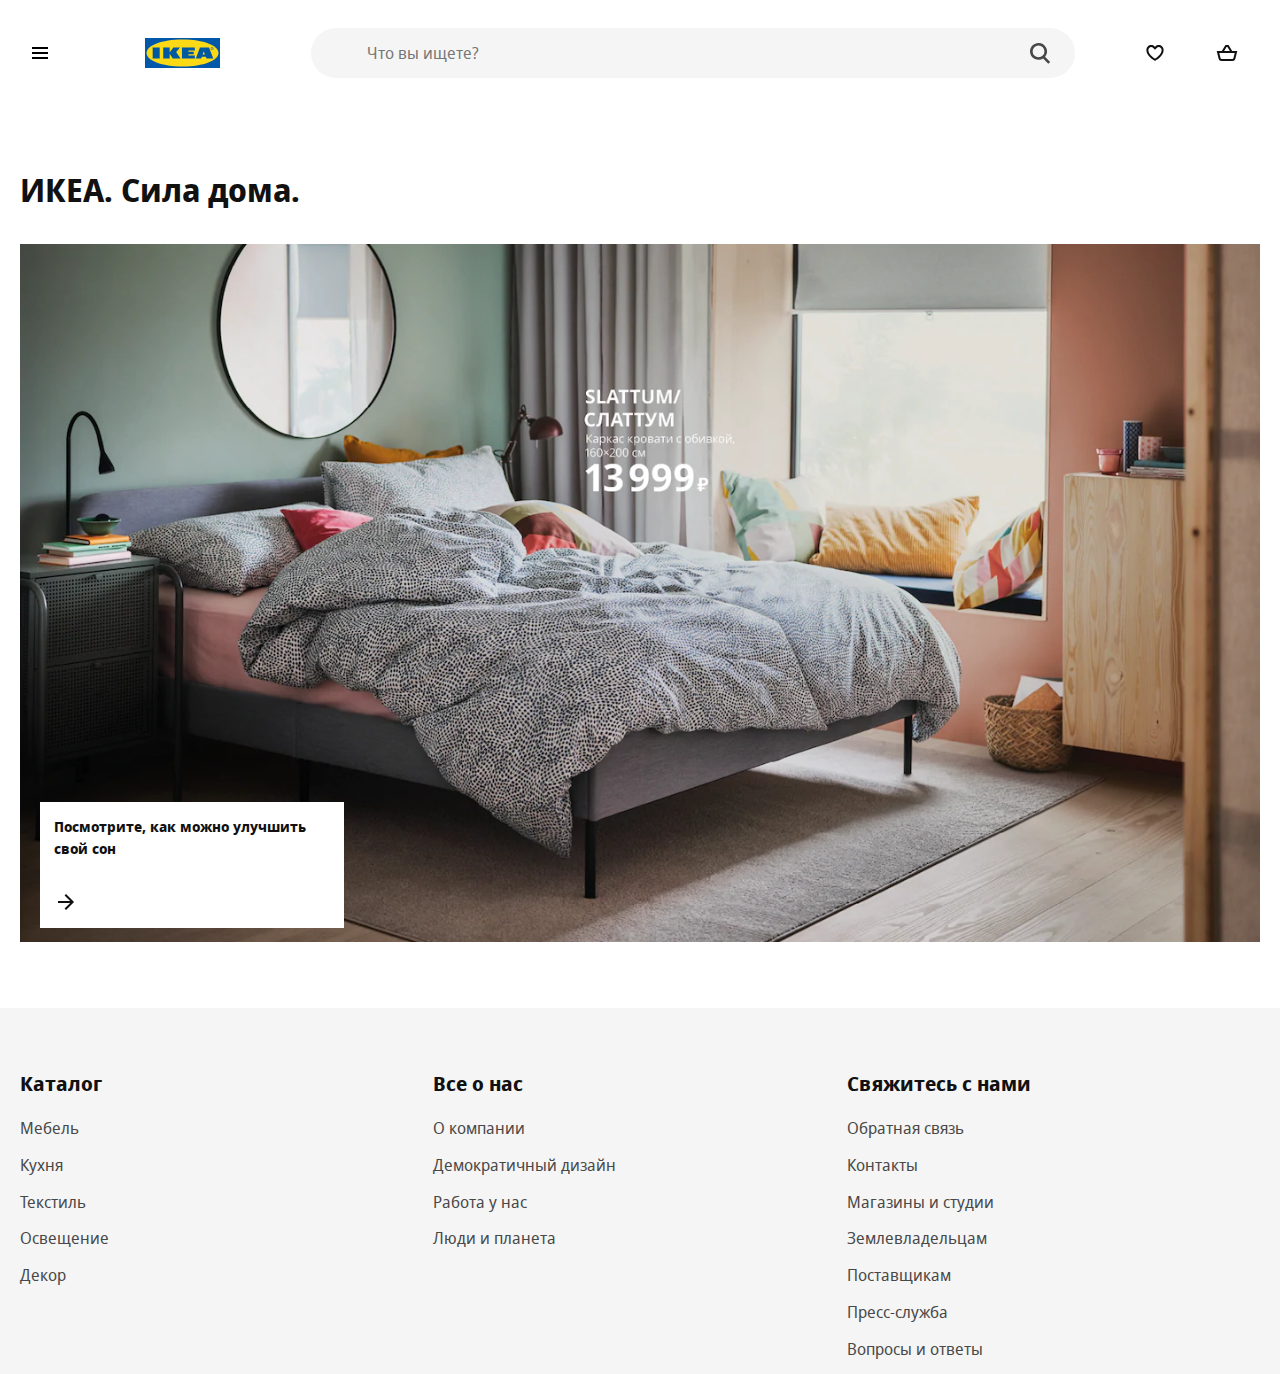
<file: index.html>
<!DOCTYPE html>
<html lang="en">
  <head>
    <meta charset="UTF-8" />
    <meta name="viewport" content="width=device-width, user-scalable=no, initial-scale=1.0, maximum-scale=1.0, minimum-scale=1.0" />
    <meta http-equiv="X-UA-Compatible" content="ie=edge" />
    <link rel="apple-touch-icon" sizes="180x180" href="favicon/apple-touch-icon.png" />
    <link rel="icon" type="image/png" sizes="32x32" href="favicon/favicon-32x32.png" />
    <link rel="icon" type="image/png" sizes="16x16" href="favicon/favicon-16x16.png" />
    <link rel="mask-icon" href="favicon/safari-pinned-tab.svg" color="#0058ab" />
    <meta name="msapplication-TileColor" content="#0058ab" />
    <meta name="theme-color" content="#0058ab" />
    <title>ИКЕА - официальный интернет-магазин мебели - IKEA</title>
    <link rel="stylesheet" href="styles/styles.css" />
    <script src="script/generateheader.js" defer></script>
    <script src="script/generatefooter.js" defer></script>
    <script src="script/generateCatalog.js" defer></script>
    <script src="script/generateSubCatalog.js" defer></script>
    <script src="script/main.js" defer></script>
  </head>
  <body>
    <main>
      <div class="container">
        <h1 class="main-header">ИКЕА. Сила дома.</h1>
        <aside class="offer">
          <a href="card.html#idd059">
            <picture>
              <source srcset="image/b47e07ee97fd5f9bf030d258d462a945.webp" type="image/webp" />
              <img src="image/b47e07ee97fd5f9bf030d258d462a945.jpg" alt="СЛАТТУМ" />
            </picture>
          </a>
          <a class="offer-extra" href="goods.html?subcat=Кровати">
            <p>Посмотрите, как можно улучшить свой сон</p>
            <svg focusable="false" viewBox="0 0 24 24" class="offer-arrow" aria-hidden="true">
              <path
                fill-rule="evenodd"
                clip-rule="evenodd"
                d="M19.2937 12.7074L20.0008 12.0003L19.2938 11.2932L12.0008 3.99927L10.5865 5.41339L16.1727 11.0003H4V13.0003H16.1723L10.5855 18.5868L11.9996 20.0011L19.2937 12.7074Z"
              ></path>
            </svg>
          </a>
        </aside>
      </div>
    </main>
  </body>
</html>
</file>
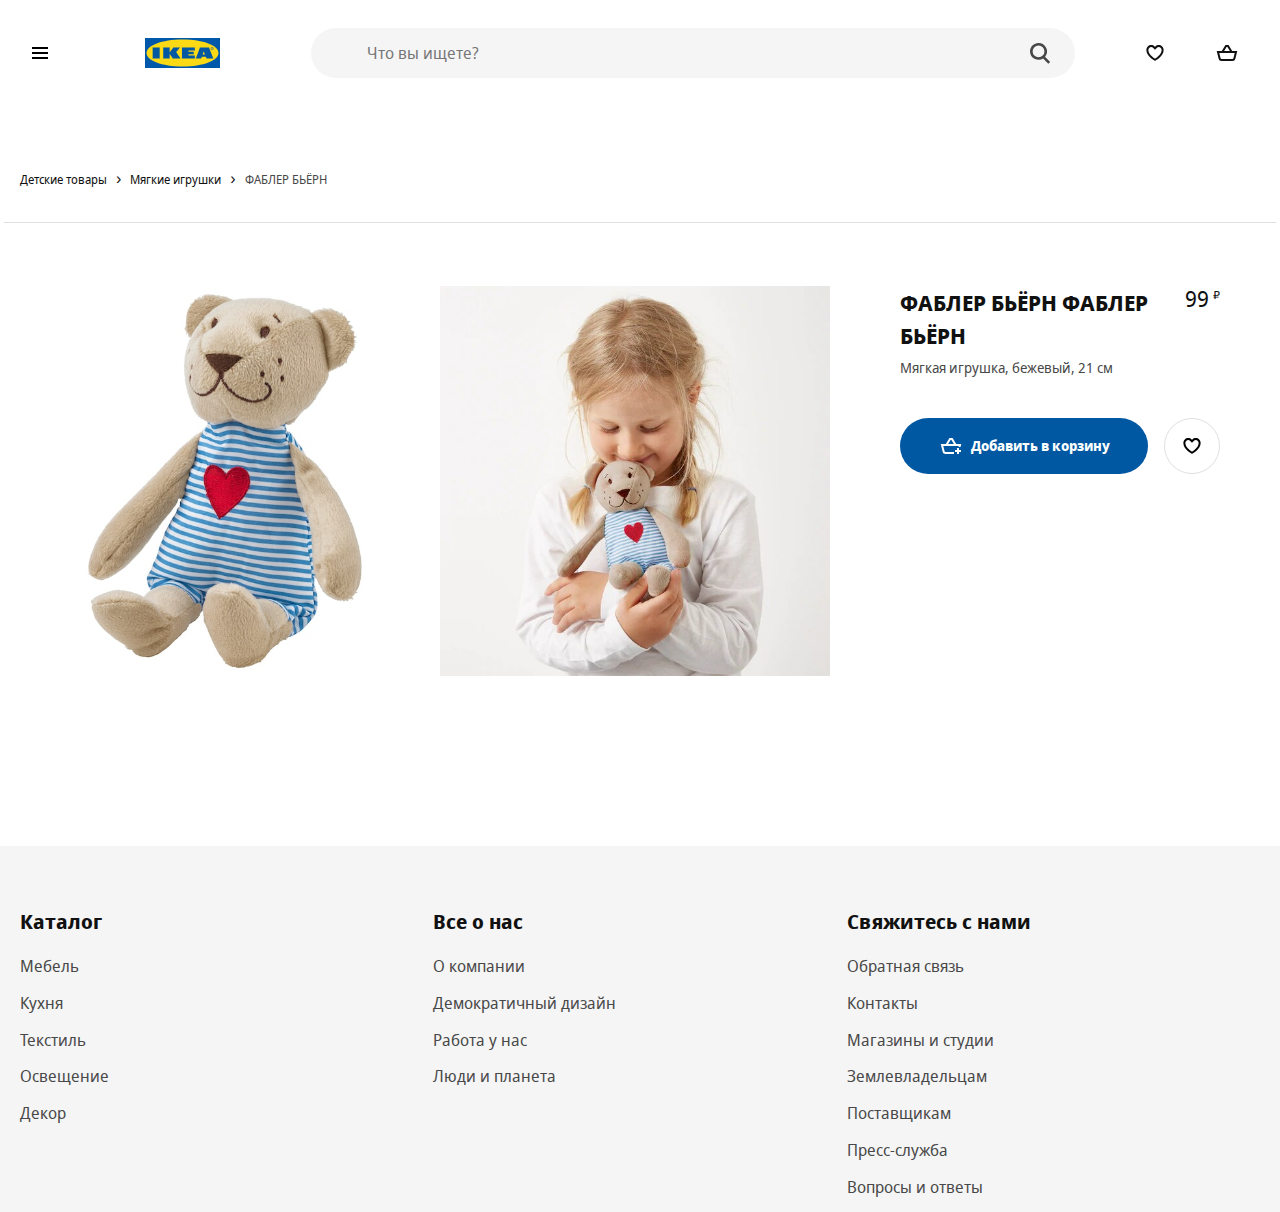
<file: card.html>
<!DOCTYPE html>
<html lang="en">
  <head>
    <meta charset="UTF-8" />
    <meta name="viewport" content="width=device-width, user-scalable=no, initial-scale=1.0, maximum-scale=1.0, minimum-scale=1.0" />
    <meta http-equiv="X-UA-Compatible" content="ie=edge" />
    <link rel="apple-touch-icon" sizes="180x180" href="favicon/apple-touch-icon.png" />
    <link rel="icon" type="image/png" sizes="32x32" href="favicon/favicon-32x32.png" />
    <link rel="icon" type="image/png" sizes="16x16" href="favicon/favicon-16x16.png" />
    <link rel="mask-icon" href="favicon/safari-pinned-tab.svg" color="#0058ab" />
    <meta name="msapplication-TileColor" content="#0058ab" />
    <meta name="theme-color" content="#0058ab" />
    <title>Детские игрушки - IKEA</title>
    <link rel="stylesheet" href="styles/styles.css" />
    <script src="script/generateheader.js" defer></script>
    <script src="script/generatefooter.js" defer></script>
    <script src="script/generateCatalog.js" defer></script>
    <script src="script/generateSubCatalog.js" defer></script>
    <script src="script/main.js" defer></script>
  </head>
  <body>
    <main>
      <div class="container">
        <div class="breadcrumb">
          <nav role="navigation" aria-label="Breadcrumb" class="breadcrumb__nav">
            <ul class="breadcrumb__list">
              <li class="breadcrumb__list-item">
                <a href="goods.html?cat=Детские товары" class="breadcrumb__link"><span>Детские товары</span></a>
              </li>

              <li class="breadcrumb__list-item">
                <a href="goods.html?cat=Мягкие игрушки" class="breadcrumb__link"><span>Мягкие игрушки</span></a>
              </li>

              <li class="breadcrumb__list-item">
                <a href="#" class="breadcrumb__link"><span>ФАБЛЕР БЬЁРН</span></a>
              </li>
            </ul>
          </nav>
        </div>

        <div class="good wrapper">
          <div class="good-images">
            <div class="good-image__item">
              <img src="image/fabler-byorn-myagkaya-igrushka-bezhevyy__0710165_PE727396_S5.jpg" alt="" />
            </div>
            <div class="good-image__item">
              <img src="image/fabler-byorn-myagkaya-igrushka-bezhevyy__0876865_PE611124_S5.jpg" alt="" />
            </div>
          </div>
          <div class="good-item">
            <!-- not-in-stock - нет в наличии-->
            <p class="good-item__new">Новинка</p>

            <div class="good-item__section">
              <div>
                <h2 class="good-item__header">ФАБЛЕР БЬЁРН ФАБЛЕР БЬЁРН</h2>
                <p class="good-item__description">Мягкая игрушка, бежевый, 21 см</p>
              </div>
              <p class="good-item__price">
                <span class="good-item__empty">Нет в наличии</span>
                <span class="good-item__price-value">99</span>
                <span class="good-item__currency">₽</span>
              </p>
            </div>
            <div class="good-item__buttons">
              <button type="button" class="btn btn-good" data-idd="idd001">
                <svg focusable="false" viewBox="0 0 24 24" class="btn-good-svg" aria-hidden="true">
                  <path
                    fill-rule="evenodd"
                    clip-rule="evenodd"
                    d="M10.4372 4H10.9993H12.0003H12.9996H13.5616L13.8538 4.48014L17.2112 9.99713H21H22.2806L21.9702 11.2396L21.5303 13H19.4688L19.7194 11.9971H4.28079L5.59143 17.2397C5.70272 17.6848 6.1027 17.9971 6.56157 17.9971H15V19.9971H6.56157C5.18496 19.9971 3.98502 19.0602 3.65114 17.7247L2.02987 11.2397L1.71924 9.99713H3.00002H6.78793L10.145 4.48017L10.4372 4ZM12.4375 6L14.87 9.99713H9.12911L11.5614 6H12.0003H12.4375ZM17.9961 16V14H19.9961V16H21.9961V18H19.9961V20H17.9961V18H15.9961V16H17.9961Z"
                  ></path>
                </svg>

                <span class="btn-good__label">Добавить в корзину</span>
              </button>
              <button type="button" class="btn btn-add-wishlist" data-idd="idd001">
                <svg focusable="false" viewBox="0 0 24 24" class="btn-add-wishlist__svg" aria-hidden="true">
                  <path
                    fill-rule="evenodd"
                    clip-rule="evenodd"
                    d="M12.336 5.52055C14.2336 3.62376 17.3096 3.62401 19.2069 5.52129C20.2067 6.52115 20.6796 7.85005 20.6259 9.15761C20.6151 12.2138 18.4184 14.8654 16.4892 16.6366C15.4926 17.5517 14.5004 18.2923 13.7593 18.8036C13.3879 19.0598 13.0771 19.2601 12.8574 19.3973C12.7475 19.466 12.6601 19.519 12.5992 19.5555C12.5687 19.5737 12.5448 19.5879 12.5279 19.5978L12.5079 19.6094L12.502 19.6129L12.5001 19.614C12.5001 19.614 12.4989 19.6147 11.9999 18.748C11.501 19.6147 11.5005 19.6144 11.5005 19.6144L11.4979 19.6129L11.4919 19.6094L11.472 19.5978C11.4551 19.5879 11.4312 19.5737 11.4007 19.5555C11.3397 19.519 11.2524 19.466 11.1425 19.3973C10.9227 19.2601 10.612 19.0598 10.2405 18.8036C9.49947 18.2923 8.50726 17.5517 7.51063 16.6366C5.58146 14.8654 3.38477 12.2139 3.37399 9.15765C3.32024 7.85008 3.79314 6.52117 4.79301 5.52129C6.69054 3.62376 9.76704 3.62376 11.6646 5.52129L11.9993 5.856L12.3353 5.52129L12.336 5.52055ZM11.9999 18.748L11.5005 19.6144L11.9999 19.9019L12.4989 19.6147L11.9999 18.748ZM11.9999 17.573C12.1727 17.462 12.384 17.3226 12.6236 17.1573C13.3125 16.6821 14.2267 15.9988 15.1366 15.1634C17.0157 13.4381 18.6259 11.2919 18.6259 9.13506V9.11213L18.627 9.08922C18.6626 8.31221 18.3844 7.52727 17.7926 6.9355C16.6762 5.81903 14.866 5.81902 13.7495 6.9355L13.7481 6.93689L11.9965 8.68166L10.2504 6.9355C9.13387 5.81903 7.3237 5.81903 6.20722 6.9355C5.61546 7.52727 5.33724 8.31221 5.3729 9.08922L5.37395 9.11213V9.13507C5.37395 11.2919 6.98418 13.4381 8.86325 15.1634C9.77312 15.9988 10.6874 16.6821 11.3762 17.1573C11.6159 17.3226 11.8271 17.462 11.9999 17.573Z"
                  ></path>
                </svg>
              </button>
            </div>
          </div>
        </div>
      </div>
    </main>
  </body>
</html>
</file>
<file: styles/styles.css>
/*
* Prefixed by https://autoprefixer.github.io
* PostCSS: v7.0.29,
* Autoprefixer: v9.7.6
* Browsers: last 4 version
*/

@font-face {
  font-family: "Noto Sans";
  src: local("Noto Sans Display Regular"), local("NotoSansDisplay-Regular"), url("../fonts/Notosansdisplayregular.woff2") format("woff2"),
    url("../fonts/Notosansdisplayregular.woff") format("woff");
  font-weight: 400;
  font-style: normal;
}

@font-face {
  font-family: "Noto Sans";
  src: local("Noto Sans Display Italic"), local("NotoSansDisplay-Italic"), url("../fonts/Notosansdisplayitalic.woff2") format("woff2"),
    url("../fonts/Notosansdisplayitalic.woff") format("woff");
  font-weight: 400;
  font-style: italic;
}

@font-face {
  font-family: "Noto Sans";
  src: local("Noto Sans Display Bold"), local("NotoSansDisplay-Bold"), url("../fonts/Notosansdisplaybold.woff2") format("woff2"),
    url("../fonts/Notosansdisplaybold.woff") format("woff");
  font-weight: 700;
  font-style: normal;
}

@font-face {
  font-family: "Noto Sans";
  src: local("Noto Sans Display Bold Italic"), local("NotoSansDisplay-BoldItalic"),
    url("../fonts/Notosansdisplaybolditalic.woff2") format("woff2"), url("../fonts/Notosansdisplaybolditalic.woff") format("woff");
  font-weight: 700;
  font-style: italic;
}

html {
  -webkit-box-sizing: border-box;
  box-sizing: border-box;
}

*,
*::before,
*::after {
  -webkit-box-sizing: inherit;
  box-sizing: inherit;
}

body {
  min-width: 320px;
  margin: 0;

  background-color: #fff; /*под проект*/
  font-family: Noto Sans, Arial, sans-serif; /*в "" свой шрифт под проект*/

  font-size: 16px;
  color: #111;
  line-height: 1.5;
  -webkit-font-smoothing: subpixel-antialiased;
}

button,
input {
  font: inherit;
}

button {
  cursor: pointer;
}

img {
  max-width: 100%;
  width: 100%;
  height: auto;
}

a {
  text-decoration: none;
  color: inherit;
}

ul {
  list-style: none;
  padding: 0;
  margin: 0;
}

h1,
h2,
h3,
p {
  padding: 0;
  margin: 0;
}

/* container */

.container {
  max-width: 100rem;
  margin: 0 auto;
  padding: 0 1.25rem;
}

.visually-hidden {
  position: absolute !important;
  clip: rect(1px 1px 1px 1px);
  clip: rect(1px, 1px, 1px, 1px);
  padding: 0 !important;
  border: 0 !important;
  height: 1px !important;
  width: 1px !important;
  overflow: hidden;
}

/* при работе с float */

.clearfix::after {
  content: "";
  display: table;
  clear: both;
}

header {
  margin-bottom: 3.75rem;
}

.header {
  display: -ms-grid;
  display: grid;
  grid-gap: 1.25rem;
  -ms-grid-columns: 2fr 1.25rem 2fr 1.25rem 16fr 1.25rem 1fr 1.25rem 1fr;
  grid-template-columns: 2fr 2fr 16fr 1fr 1fr;
  -webkit-box-align: center;
  -ms-flex-align: center;
  align-items: center;
  padding: 1.75rem 0;
}

footer {
  background-color: #f5f5f5;
  margin-top: 3.75rem;
  padding: 3.75rem 0 0 0;
}

.footer {
  display: -ms-grid;
  display: grid;
  -ms-grid-columns: 1fr 1fr 1fr;
  grid-template-columns: 1fr 1fr 1fr;
}

.main-header {
  margin-bottom: 1.875rem;
}

.btn {
  background-color: transparent;
  outline: transparent;
  border-radius: 50%;
  width: 40px;
  height: 40px;
  display: -webkit-box;
  display: -ms-flexbox;
  display: flex;
  -webkit-box-align: center;
  -ms-flex-align: center;
  align-items: center;
  -webkit-box-pack: center;
  -ms-flex-pack: center;
  justify-content: center;
  border: 1px solid transparent;
}

.btn:hover {
  background-color: #f5f5f5;
  color: #111;
}

.svg-icon {
  fill: currentColor;
}

.logo {
  text-align: center;
  width: 75px;
  height: 30px;
}

.search {
  position: relative;
  -webkit-box-flex: 1;
  -ms-flex-positive: 1;
  flex-grow: 1;
  height: 50px;
  margin: 0 40px;
}

.search-input {
  -webkit-appearance: none;
  -moz-appearance: none;
  appearance: none;
  background-color: #f5f5f5;
  display: block;
  appearance: none;
  width: 100%;
  height: 100%;
  padding: 0.5rem 3.5rem;
  margin: 0 auto;
  line-height: 1.5;
  border: 0;
  border-radius: 50em;
  outline: 0;
  -webkit-box-shadow: none;
  box-shadow: none;
  -webkit-transition: background 0.2s;
  -o-transition: background 0.2s;
  transition: background 0.2s;
}

.search-btn {
  position: absolute;
  top: 0.9rem;
  right: 0.9rem;
  background-image: url("data:image/svg+xml;charset=utf-8,%3Csvg width='16' height='17' fill='%23484848' xmlns='http://www.w3.org/2000/svg'%3E%3Cpath fill-rule='evenodd' clip-rule='evenodd' d='M6.5 11a4.5 4.5 0 110-9 4.5 4.5 0 010 9zm4.968-.307a6.5 6.5 0 10-1.514 1.315l3.996 3.996 1.414-1.414-3.896-3.897z'/%3E%3C/svg%3E");
  background-repeat: no-repeat;
  background-size: contain;
  width: 2.5rem;
  height: 1.5rem;
  background-position: center;
}

.offer {
  position: relative;
}

.offer-extra {
  position: absolute;
  padding: 0.9rem;
  color: #111;
  left: 1.25rem;
  bottom: 1.25rem;
  display: -webkit-box;
  display: -ms-flexbox;
  display: flex;
  background: #fff;
  -webkit-box-orient: vertical;
  -webkit-box-direction: normal;
  -ms-flex-direction: column;
  flex-direction: column;
  -webkit-box-align: start;
  -ms-flex-align: start;
  align-items: flex-start;
  max-width: 19rem;
  min-width: 13rem;
  font-size: 0.9rem;
  line-height: 1.5;
  font-weight: bold;
  word-break: break-word;
}

.offer-arrow {
  display: inline-block;
  height: 1.5rem;
  width: 1.5rem;
  vertical-align: middle;
  fill: currentColor;
  margin-top: 1.875rem;
}

.footer-header {
  line-height: 2rem;
  font-size: 1.25rem;
  padding: 0 0 1rem 0;
}

.footer-list {
  margin-bottom: 0.8rem;
}

.footer-list > a {
  color: #484848;
}

.footer-list > a:hover {
  color: #111;
  text-decoration: underline;
}

.catalog {
  position: fixed;
  z-index: 999;
  top: 0;
  left: -100%;
  bottom: 0;
  background-color: #fff;
  overflow-y: auto;
  overflow-x: hidden;
  -webkit-transition: left 0.2s 0s;
  -o-transition: left 0.2s 0s;
  transition: left 0.2s 0s;
  width: 20rem;
  padding: 6rem 4rem 3rem;
}

.catalog.open {
  left: 0;
}

.catalog-btn {
  position: absolute;
  top: 3rem;
  left: 3rem;
}

.catalog-list__item,
.subcatalog-list__item {
  cursor: pointer;
  color: #111;
}

.catalog-list__item a,
.subcatalog-list__item a {
  text-decoration: underline;
  display: block;
}

.catalog-list__item a {
  padding: 0.5rem 1.5rem 0.5rem 0;
}

.subcatalog-list__item a {
  padding: 0.5rem 0;
}

.catalog-list__item:hover a,
.subcatalog-list__item:hover a {
  text-decoration: underline;
}

.catalog-list__item.active {
  background-repeat: no-repeat;
  background-position: right 0 center;
  background-image: url('data:image/svg+xml;utf8,<svg width="24" height="24" viewBox="0 0 24 24" fill="none" xmlns="http://www.w3.org/2000/svg"><path fill-rule="evenodd" clip-rule="evenodd" d="M15.5996 11.9999L9.81456 17.7857L8.40026 16.3716L12.7714 11.9999L8.40026 7.62823L9.81457 6.21411L15.5996 11.9999Z" fill="%23959595"/></svg>');
}

.subcatalog {
  position: fixed;
  z-index: 998;
  top: 0;
  left: -100%;
  bottom: 0;
  background-color: #fff;
  overflow-y: auto;
  overflow-x: hidden;
  -webkit-transition: left, right 0.2s 0s;
  -o-transition: left, right 0.2s 0s;
  transition: left, right 0.2s 0s;
  width: 25rem;
  padding: 6rem 4rem 3rem;
  border-left: 2px solid #ccc;
}

.subcatalog.subopen {
  left: 20rem;
  display: block;
}

.overlay {
  display: block;
  position: fixed;
  z-index: 899;
  top: 0;
  bottom: 0;
  right: 0;
  left: 0;
  background-color: black;
  -webkit-transition: all 0.2s ease;
  -o-transition: all 0.2s ease;
  transition: all 0.2s ease;
  opacity: 0;
  pointer-events: none;
}

.overlay.active {
  opacity: 0.25;
  pointer-events: all;
}

.wrapper {
  position: relative;
  margin-top: 4rem;
}

.wrapper:before {
  content: "";
  width: calc(100% + 2rem);
  display: block;
  position: absolute;
  top: -2rem;
  z-index: 99;
  margin: 0 -1rem;
  border-bottom: 1px solid #dfdfdf;
}

.good {
  display: -ms-grid;
  display: grid;
  -ms-grid-columns: minmax(0, 1fr) 1.25rem minmax(0, 1fr) 1.25rem minmax(0, 1fr) 1.25rem minmax(0, 1fr) 1.25rem minmax(0, 1fr) 1.25rem
    minmax(0, 1fr) 1.25rem minmax(0, 1fr) 1.25rem minmax(0, 1fr) 1.25rem minmax(0, 1fr) 1.25rem minmax(0, 1fr) 1.25rem minmax(0, 1fr)
    1.25rem minmax(0, 1fr);
  grid-template-columns: repeat(12, minmax(0, 1fr));
  grid-column-gap: 1.25rem;
  padding-top: 2rem;
}

.good-images {
  display: -webkit-box;
  display: -ms-flexbox;
  display: flex;
  -ms-flex-wrap: wrap;
  flex-wrap: wrap;
  -ms-grid-column: 1;
  grid-column-start: 1;
  -ms-grid-column-span: 8;
  grid-column-end: 9;
  -ms-flex-pack: distribute;
  justify-content: space-around;
}

.good-image__item {
  width: calc(50% - 1.25rem);
  margin-left: 0.625rem;
  margin-right: 0.625rem;
  min-height: 500px;
}

.good-item {
  -ms-grid-column: 9;
  grid-column-start: 9;
  -ms-grid-column-span: 4;
  grid-column-end: 13;
  padding: 0 2.5rem;
}

.good-item__section {
  margin-bottom: 2.5rem;
}

.good-item__new {
  display: none;
}

.good-item__empty {
  display: none;
}

.not-in-stock .good-item__empty {
  display: block;
}

.not-in-stock .btn-good {
  display: none;
}

.good-item__header {
  font-size: 1.375rem;
  line-height: 1.5;
  font-weight: 700;
  text-transform: uppercase;
  margin-bottom: 0.3rem;
}

.good-item__description {
  line-height: 1.5;
  letter-spacing: 0;
  font-weight: 400;
  color: #484848;
  font-size: 0.875rem;
}

.good-item__price {
  white-space: nowrap;
  text-align: right;
}

.good-item__section {
  display: -webkit-box;
  display: -ms-flexbox;
  display: flex;
  -webkit-box-pack: justify;
  -ms-flex-pack: justify;
  justify-content: space-between;
}

.good-item__price-value {
  line-height: 1.1875;
  font-size: 1.375rem;
}

.good-item__currency {
  line-height: 0.9;
  font-size: 0.6875rem;
  vertical-align: text-top;
}

.not-in-stock .good-item__price-value,
.not-in-stock .good-item__currency {
  display: none;
}

.good-item__buttons {
  display: -webkit-box;
  display: -ms-flexbox;
  display: flex;
  -webkit-box-pack: justify;
  -ms-flex-pack: justify;
  justify-content: space-between;
  -webkit-box-align: center;
  -ms-flex-align: center;
  align-items: center;
  width: 100%;
}

.btn-good {
  margin-right: 1rem;
  -webkit-box-flex: 1;
  -ms-flex-positive: 1;
  flex-grow: 1;
  -ms-flex-negative: 1;
  flex-shrink: 1;
  position: relative;
  background: #0058a3;
  color: #fff;
  border-radius: 52px;
  padding: 0 2rem;
  display: -webkit-box;
  display: -ms-flexbox;
  display: flex;
  height: 3.5rem;
  -webkit-box-align: center;
  -ms-flex-align: center;
  align-items: center;
}

.btn-good-svg {
  margin-right: 0.5rem;
  vertical-align: top;
  -ms-flex-negative: 0;
  flex-shrink: 0;
  display: inline-block;
  height: 1.5rem;
  width: 1.5rem;
  fill: #fff;
}

.btn-good:hover {
  color: #0058a3;
}

.btn-good:hover .btn-good-svg {
  fill: #0058a3;
}

.btn-good__label {
  text-align: center;
  border: 0;
  font-weight: 700;
  font-size: 0.875rem;
  line-height: 1.42857;
}

.btn-add-wishlist {
  background: rgba(0, 0, 0, 0);
  color: #111;
  border-radius: 40px;
  padding: 0 0.9375rem;
  border: 1px solid #dfdfdf;
  height: 3.5rem;
  width: 3.5rem;
  margin-left: auto;
}

.btn-add-wishlist__svg {
  height: 1.5rem;
  width: 1.5rem;
}

.btn-add-wishlist:hover .btn-add-wishlist__svg {
  fill: red;
}

.btn-add-wishlist.contains-wishlist .btn-add-wishlist__svg {
  fill: red;
}

.btn-add-wishlist:hover.contains-wishlist .btn-add-wishlist__svg {
  fill: black;
}

.goods-list {
  display: -ms-grid;
  display: grid;
  grid-template-columns: repeat(4, 1fr);
}

.goods-list__item {
  margin-bottom: 2rem;
}

.goods-item {
  position: relative;
  display: -webkit-box;
  display: -ms-flexbox;
  display: flex;
  -webkit-box-orient: vertical;
  -webkit-box-direction: normal;
  -ms-flex-direction: column;
  flex-direction: column;
  -webkit-box-pack: justify;
  -ms-flex-pack: justify;
  justify-content: space-between;
  height: 100%;
}

.goods-item__img {
  height: 380px;
  display: table-cell;
  vertical-align: middle;
}

.btn-add-card {
  position: absolute;
  opacity: 0;
  -webkit-transition: opacity 0.2s 0s;
  -o-transition: opacity 0.2s 0s;
  transition: opacity 0.2s 0s;
  right: 1rem;
  bottom: 0.5rem;
  background-color: rgb(0, 88, 163);
  border: 1px solid rgb(0, 88, 163);
  background-repeat: no-repeat;
  background-position: center;
  background-image: url("data:image/svg+xml;utf8,<svg width='24' height='24' xmlns='http://www.w3.org/2000/svg' viewBox='0 0 24 24'><path fill-rule='evenodd' clip-rule='evenodd' d='M10.4372 4H10.9993H12.0003H12.9996H13.5616L13.8538 4.48014L17.2112 9.99713H21H22.2806L21.9702 11.2396L21.5303 13H19.4688L19.7194 11.9971H4.28079L5.59143 17.2397C5.70272 17.6848 6.1027 17.9971 6.56157 17.9971H15V19.9971H6.56157C5.18496 19.9971 3.98502 19.0602 3.65114 17.7247L2.02987 11.2397L1.71924 9.99713H3.00002H6.78793L10.145 4.48017L10.4372 4ZM12.4375 6L14.87 9.99713H9.12911L11.5614 6H12.0003H12.4375ZM17.9961 16V14H19.9961V16H21.9961V18H19.9961V20H17.9961V18H15.9961V16H17.9961Z' fill='white' /></svg>");
}

.btn-add-card:hover {
  background-color: rgb(255, 255, 255);
  background-image: url("data:image/svg+xml;utf8,<svg width='24' height='24' xmlns='http://www.w3.org/2000/svg' viewBox='0 0 24 24'><path fill-rule='evenodd' clip-rule='evenodd' d='M10.4372 4H10.9993H12.0003H12.9996H13.5616L13.8538 4.48014L17.2112 9.99713H21H22.2806L21.9702 11.2396L21.5303 13H19.4688L19.7194 11.9971H4.28079L5.59143 17.2397C5.70272 17.6848 6.1027 17.9971 6.56157 17.9971H15V19.9971H6.56157C5.18496 19.9971 3.98502 19.0602 3.65114 17.7247L2.02987 11.2397L1.71924 9.99713H3.00002H6.78793L10.145 4.48017L10.4372 4ZM12.4375 6L14.87 9.99713H9.12911L11.5614 6H12.0003H12.4375ZM17.9961 16V14H19.9961V16H21.9961V18H19.9961V20H17.9961V18H15.9961V16H17.9961Z' fill='rgb(0, 88, 163)' /></svg>");
}

.goods-item:hover .btn-add-card {
  opacity: 1;
}

.goods-item__header {
  margin-top: auto;
  margin-bottom: 1rem;
}

.goods-item__new {
  line-height: 1.42857;
  color: #ca5008;
  font-weight: 700;
  font-size: 0.8rem;
}

.goods-item__link {
  display: block;
  height: 100%;
}

.goods-item__description {
  margin-bottom: 1rem;
  font-size: 0.875rem;
  line-height: 1.42857;
}

.goods-item__price {
  min-height: calc(40px + 0.5rem);
  padding-bottom: 0.5rem;
  font-weight: 700;
}

.goods-item__price-value {
  font-size: 1.375rem;
}

.goods-item__currency {
  line-height: 0.9;
  font-size: 0.6875rem;
  vertical-align: text-top;
}

.breadcrumb__list-item {
  display: inline;
}

.breadcrumb__list-item:after {
  content: "\0203A";
  display: inline;
  margin: 0 0.3125rem;
  font-size: 1rem;
  line-height: 1.125;
}

.breadcrumb__list-item:last-child:after {
  content: "";
}

.breadcrumb__link {
  font-size: 0.75rem;
  line-height: 1.5;
  font-weight: 400;
  vertical-align: middle;
}

.breadcrumb__list-item:last-child .breadcrumb__link {
  color: #484848;
  pointer-events: none;
  cursor: auto;
}

.cart-wrapper {
  max-width: 768px;
}

.cart-header {
  text-align: center;
}

.product {
  display: -ms-grid;
  display: grid;
  -ms-grid-columns: 152px 4fr 6fr;
  grid-template-columns: 152px 4fr 6fr;
  -ms-grid-rows: auto;
  grid-template-rows: auto;
  font-size: 0.81rem;
  line-height: 1.385;
}

.product > *:nth-child(1) {
  -ms-grid-row: 1;
  -ms-grid-column: 1;
}

.product > *:nth-child(2) {
  -ms-grid-row: 1;
  -ms-grid-column: 2;
}

.product > *:nth-child(3) {
  -ms-grid-row: 1;
  -ms-grid-column: 3;
}

.product__image-container {
  -ms-grid-column: 1;
  grid-column: 1;
  -ms-grid-row: 1;
  -ms-grid-row-span: 2;
  grid-row: 1/3;
  padding-right: 1rem;
}

.product__description {
  -ms-grid-column: 2;
  grid-column: 2;
  -ms-grid-row: 1;
  grid-row: 1;
}

.product__name {
  font-size: 1.2rem;
  margin-bottom: 0.5rem;
  font-weight: 700;
  text-transform: uppercase;
  word-break: break-word;
}

.product__prices {
  -ms-grid-column: 3;
  grid-column: 3;
  -ms-grid-row: 1;
  grid-row: 1;
  text-align: right;
  padding-top: 0;
}

.product__controls {
  -ms-grid-column: 3;
  grid-column: 3;
  -ms-grid-row: 2;
  grid-row: 2;
  margin-top: 0.5rem;
  display: -webkit-box;
  display: -ms-flexbox;
  display: flex;
  -webkit-box-pack: end;
  -ms-flex-pack: end;
  justify-content: flex-end;
}

.btn-remove {
  color: #444;
  border-color: #666;
  border-radius: unset;
}

.product__total {
  font-weight: 700;
  font-size: 1.06rem;
  line-height: 1.2;
}

.product-controls__remove {
  width: 12.5%;
}

.product-controls__quantity {
  width: 25%;
  margin-left: 0.5rem;
}

.cart-header {
  margin-bottom: 3rem;
}

.cart-item {
  margin-bottom: 2rem;
}

.cart-total {
  display: -webkit-box;
  display: -ms-flexbox;
  display: flex;
  -webkit-box-pack: justify;
  -ms-flex-pack: justify;
  justify-content: space-between;
  padding: 0.35rem 0;
  font-weight: 700;
  font-size: 14px;
  text-align: initial;
  border: dashed #cacaca;
  border-width: 1px 0;
}

.cart-checkout {
  color: #ffffff;
  padding: 12px 62px;
  background-color: #3a6e9f;
  border: none;
  display: block;
  margin: 1rem auto;
}

.cart-form {
  margin: 1rem 0;
  text-align: center;
}

.cart-form label {
  display: block;
  margin: 1rem;
}

select {
  width: 100%;
  max-width: 352px;
  height: 40px;
  margin: 0;
  padding: 0 10px;
  border: 1px solid #666;
  border-radius: 2px;
  background: #fff url(../image/chevron-down-thin-24.1667eab2.svg) no-repeat right 8px center/1.5rem;
  -webkit-appearance: none;
  -moz-appearance: none;
  appearance: none;
  font-size: 1rem;
  line-height: 1.15;
  font-family: inherit;
  text-transform: none;
}

@media (max-width: 1200px) {
  .goods-list {
    grid-template-columns: repeat(3, 1fr);
  }
}

@media (max-width: 768px) {
  .goods-list {
    grid-template-columns: repeat(2, 1fr);
  }

  .header {
    -ms-grid-columns: 1fr 1.25rem 4fr 1.25rem 1fr 1.25rem 1fr;
    grid-template-columns: 1fr 2fr 1fr 1fr;
    -ms-grid-rows: auto 1.25rem auto 1.25rem auto;
    grid-template-areas: "burger logo wishlist cart" "main main . sidebar" "footer footer footer footer";
  }

  .btn-burger {
    grid-area: burger;
  }

  .logo {
    grid-area: logo;
  }

  .btn-wishlist {
    grid-area: wishlist;
  }

  .btn-cart {
    grid-area: cart;
  }

  .search {
    grid-area: search;
    -ms-grid-row: 2;
    grid-row: 2;
    -ms-grid-column-span: 5;
    grid-column-end: 6;
    -ms-grid-column: 1;
    grid-column-start: 1;
    margin: 0;
  }

  .footer {
    -ms-grid-rows: auto;
    grid-template-rows: auto;
    -webkit-box-pack: center;
    -ms-flex-pack: center;
    justify-content: center;
    grid-template-areas: "catalog" "about" "connection";
    -ms-grid-columns: 300px;
    grid-template-columns: 300px;
  }

  .footer-catalog {
    grid-area: catalog;
    margin-bottom: 50px;
  }

  .footer-about {
    grid-area: about;
    margin-bottom: 50px;
  }

  .footer-connection {
    grid-area: connection;
    margin-bottom: 50px;
  }

  .catalog {
    width: 50%;
  }

  .subcatalog {
    width: 50%;
    left: auto;
    right: -100%;
  }

  .subcatalog.subopen {
    right: 0;
    left: auto;
  }
}

@media (max-width: 768px) {
  .footer-catalog {
    -ms-grid-row: 1;
    -ms-grid-column: 1;
  }

  .footer-about {
    -ms-grid-row: 2;
    -ms-grid-column: 1;
  }

  .footer-connection {
    -ms-grid-row: 3;
    -ms-grid-column: 1;
  }
}

@media (max-width: 768px) {
  .btn-burger {
    -ms-grid-row: 1;
    -ms-grid-column: 1;
  }

  .logo {
    -ms-grid-row: 1;
    -ms-grid-column: 3;
  }

  .btn-wishlist {
    -ms-grid-row: 1;
    -ms-grid-column: 5;
  }

  .btn-cart {
    -ms-grid-row: 1;
    -ms-grid-column: 7;
  }
}

@media (max-width: 576px) {
  .goods-list {
    -ms-grid-columns: 1fr;
    grid-template-columns: 1fr;
  }

  .catalog {
    width: 100%;
  }

  .subcatalog {
    z-index: 999;
    width: 100%;
  }

  .subcatalog.subopen {
    right: 0;
  }
}
</file>
